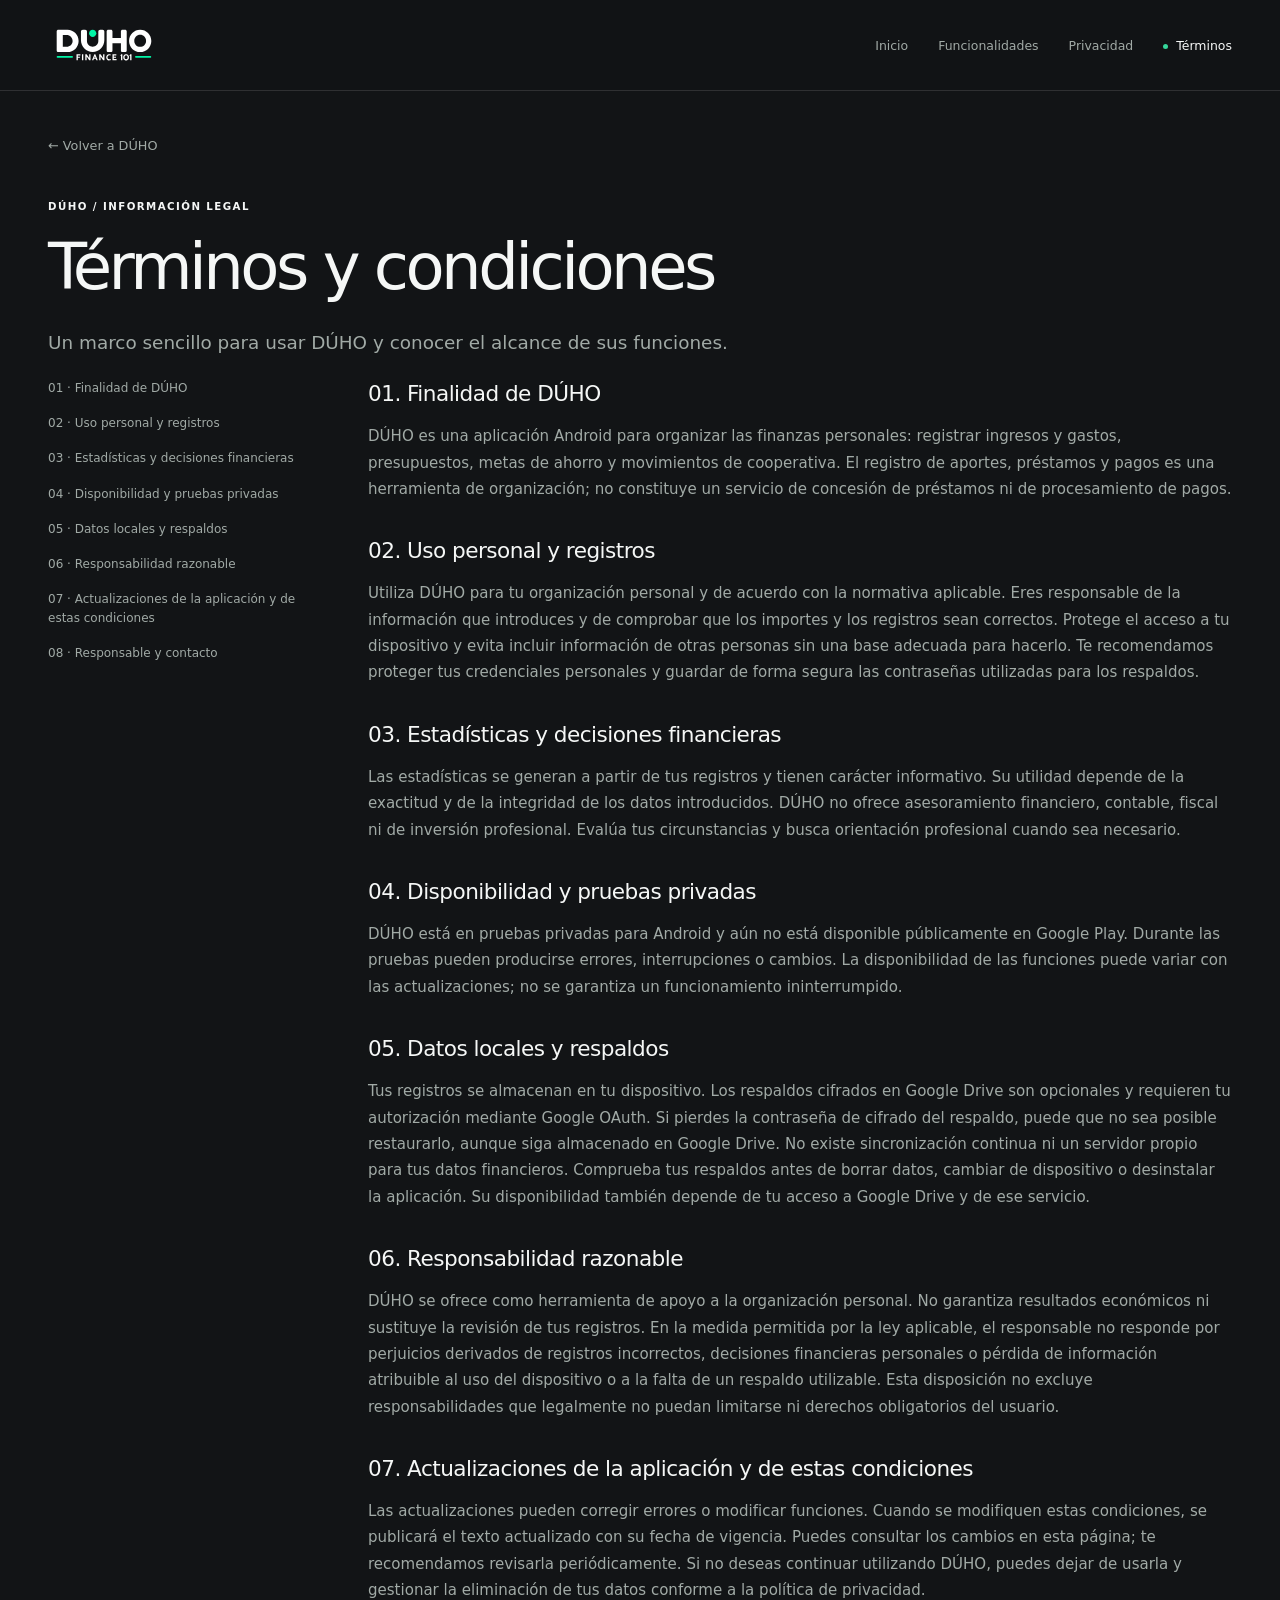
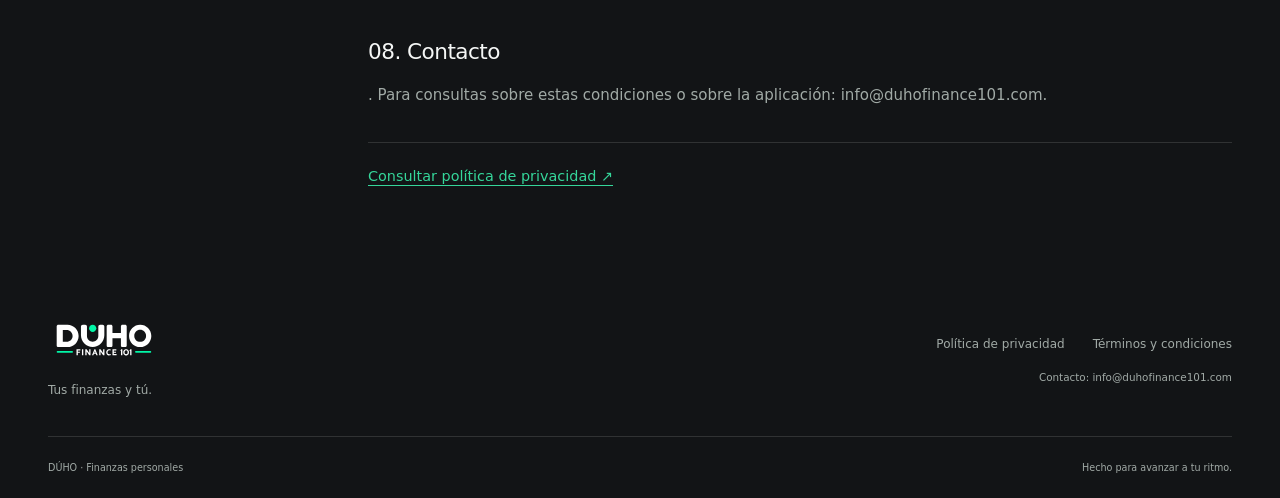
<file: terms.html>
<!doctype html>
<html lang="es">
<head>
<meta charset="utf-8">
<meta name="viewport" content="width=device-width, initial-scale=1">
<meta name="theme-color" content="#121416">
<title>Términos y condiciones — DÚHO</title>
<meta name="description" content="Un marco sencillo para usar DÚHO y conocer el alcance de sus funciones.">
<meta property="og:type" content="website">
<meta property="og:locale" content="es_ES">
<meta property="og:site_name" content="DÚHO">
<meta property="og:title" content="Términos y condiciones — DÚHO">
<meta property="og:description" content="Un marco sencillo para usar DÚHO y conocer el alcance de sus funciones.">
<link rel="icon" type="image/svg+xml" href="https://raw.githubusercontent.com/agutz/duhofinance101.github.io/refs/heads/main/assets/DUHO_Finance_101_LOGO.svg">
<link rel="stylesheet" href="styles.css">
</head><body>
<a class="skip" href="#contenido">Saltar al contenido</a>
<header class="header"><div class="container nav-wrap">
<a class="brand" href="index.html" aria-label="DÚHO, inicio"><img src="assets/DUHO_Finance_101_LOGO.svg" width="134" height="50" alt="DÚHO Finance 101"></a>
<nav aria-label="Navegación principal"><a  href="index.html">Inicio</a><a href="index.html#funcionalidades">Funcionalidades</a><a  href="privacy.html">Privacidad</a><a aria-current="page" href="terms.html">Términos</a></nav>
</div></header><main id="contenido" class="container legal"><a class="back" href="index.html">← Volver a DÚHO</a><span class="eyebrow">DÚHO / INFORMACIÓN LEGAL</span><h1>Términos y condiciones</h1><p class="legal-intro">Un marco sencillo para usar DÚHO y conocer el alcance de sus funciones.</p>

  <!-- <div class="legal-meta"><p>Fecha de vigencia: <strong>[FECHA DE VIGENCIA PENDIENTE]</strong></p>
    <p>Responsable: <strong>[NOMBRE DEL RESPONSABLE PENDIENTE]</strong></p>
    <p>Contacto: <strong data-contact-email>[CORREO DE CONTACTO PENDIENTE]</strong></p>
  </div> -->

    <div class="legal-layout"><aside><nav aria-label="Índice de términos y condiciones"><a href="#apartado-1">01 · Finalidad de DÚHO</a><a href="#apartado-2">02 · Uso personal y registros</a><a href="#apartado-3">03 · Estadísticas y decisiones financieras</a><a href="#apartado-4">04 · Disponibilidad y pruebas privadas</a><a href="#apartado-5">05 · Datos locales y respaldos</a><a href="#apartado-6">06 · Responsabilidad razonable</a><a href="#apartado-7">07 · Actualizaciones de la aplicación y de estas condiciones</a><a href="#apartado-8">08 · Responsable y contacto</a></nav></aside><article class="legal-body"><section id="apartado-1"><h2>01. Finalidad de DÚHO</h2><p>DÚHO es una aplicación Android para organizar las finanzas personales: registrar ingresos y gastos, presupuestos, metas de ahorro y movimientos de cooperativa. El registro de aportes, préstamos y pagos es una herramienta de organización; no constituye un servicio de concesión de préstamos ni de procesamiento de pagos.</p></section><section id="apartado-2"><h2>02. Uso personal y registros</h2><p>Utiliza DÚHO para tu organización personal y de acuerdo con la normativa aplicable. Eres responsable de la información que introduces y de comprobar que los importes y los registros sean correctos. Protege el acceso a tu dispositivo y evita incluir información de otras personas sin una base adecuada para hacerlo. Te recomendamos proteger tus credenciales personales y guardar de forma segura las contraseñas utilizadas para los respaldos.</p></section><section id="apartado-3"><h2>03. Estadísticas y decisiones financieras</h2><p>Las estadísticas se generan a partir de tus registros y tienen carácter informativo. Su utilidad depende de la exactitud y de la integridad de los datos introducidos. DÚHO no ofrece asesoramiento financiero, contable, fiscal ni de inversión profesional. Evalúa tus circunstancias y busca orientación profesional cuando sea necesario.</p></section><section id="apartado-4"><h2>04. Disponibilidad y pruebas privadas</h2><p>DÚHO está en pruebas privadas para Android y aún no está disponible públicamente en Google Play. Durante las pruebas pueden producirse errores, interrupciones o cambios. La disponibilidad de las funciones puede variar con las actualizaciones; no se garantiza un funcionamiento ininterrumpido.</p></section><section id="apartado-5"><h2>05. Datos locales y respaldos</h2><p>Tus registros se almacenan en tu dispositivo. Los respaldos cifrados en Google Drive son opcionales y requieren tu autorización mediante Google OAuth. Si pierdes la contraseña de cifrado del respaldo, puede que no sea posible restaurarlo, aunque siga almacenado en Google Drive. No existe sincronización continua ni un servidor propio para tus datos financieros. Comprueba tus respaldos antes de borrar datos, cambiar de dispositivo o desinstalar la aplicación. Su disponibilidad también depende de tu acceso a Google Drive y de ese servicio.</p></section><section id="apartado-6"><h2>06. Responsabilidad razonable</h2><p>DÚHO se ofrece como herramienta de apoyo a la organización personal. No garantiza resultados económicos ni sustituye la revisión de tus registros. En la medida permitida por la ley aplicable, el responsable no responde por perjuicios derivados de registros incorrectos, decisiones financieras personales o pérdida de información atribuible al uso del dispositivo o a la falta de un respaldo utilizable. Esta disposición no excluye responsabilidades que legalmente no puedan limitarse ni derechos obligatorios del usuario.</p></section><section id="apartado-7"><h2>07. Actualizaciones de la aplicación y de estas condiciones</h2><p>Las actualizaciones pueden corregir errores o modificar funciones. Cuando se modifiquen estas condiciones, se publicará el texto actualizado con su fecha de vigencia. Puedes consultar los cambios en esta página; te recomendamos revisarla periódicamente. Si no deseas continuar utilizando DÚHO, puedes dejar de usarla y gestionar la eliminación de tus datos conforme a la política de privacidad.</p></section><section id="apartado-8"><h2>08. Contacto</h2><p>. Para consultas sobre estas condiciones o sobre la aplicación: info@duhofinance101.com.</p></section><div class="legal-related"><a href="privacy.html">Consultar política de privacidad ↗</a></div></article></div></main><footer class="footer"><div class="container footer-main"><div><a class="brand" href="index.html"><img src="assets/DUHO_Finance_101_LOGO.svg" width="134" height="50" alt="DÚHO Finance 101"></a><p>Tus finanzas y tú.</p></div><div class="footer-links"><a href="privacy.html">Política de privacidad</a><a href="terms.html">Términos y condiciones</a><span class="contact">Contacto: <span data-contact-email>info@duhofinance101.com</span></span></div></div><div class="container footer-bottom"><span>DÚHO · Finanzas personales</span><span>Hecho para avanzar a tu ritmo.</span></div></footer></body></html>
</file>
<file: styles.css>
/* DÚHO — Editorial finance. No external font dependencies. */
:root{color-scheme:dark;--bg:#121416;--secondary:#191d20;--card:#202529;--green:#18b978;--light-green:#35d69a;--text:#f5f7f6;--muted:#a1aaa6;--line:#ffffff20;font-family:Inter,ui-sans-serif,system-ui,-apple-system,BlinkMacSystemFont,"Segoe UI",sans-serif;background:var(--bg);color:var(--text);font-synthesis:none}*{box-sizing:border-box}body{margin:0}html{scroll-behavior:smooth;scroll-padding-top:110px}a{color:inherit;text-decoration:none}a:hover{color:var(--light-green)}a:focus-visible{outline:2px solid var(--light-green);outline-offset:6px}img{display:block;max-width:100%;height:auto}h1,h2,h3,p,figure{margin:0}h1,h2,h3{font-weight:500;letter-spacing:-.055em}p{color:var(--muted);line-height:1.75}h2{font-size:clamp(2.5rem,4.8vw,4.5rem);line-height:1.06}h3{font-size:1.45rem;letter-spacing:-.035em}.container{width:min(1280px,calc(100% - 96px));margin-inline:auto}.skip{position:fixed;top:-100px;left:16px;padding:15px;background:var(--green);color:var(--bg);z-index:100}.skip:focus{top:10px}.header{position:sticky;top:0;z-index:20;background:#121416f2;backdrop-filter:blur(16px);border-bottom:1px solid var(--line)}.nav-wrap{display:flex;align-items:center;justify-content:space-between;gap:30px;min-height:90px}.brand{display:inline-block}.brand img{width:112px}.header nav{display:flex;gap:30px}.header nav a{font-size:.78rem;color:var(--muted);padding-block:10px}.header nav a:hover,.header nav a[aria-current]{color:var(--text)}.header nav a[aria-current]:before{content:"";display:inline-block;width:5px;height:5px;background:var(--light-green);border-radius:50%;margin-right:8px;vertical-align:middle}.eyebrow{display:block;font-size:.64rem;letter-spacing:.14em;font-weight:600;line-height:1.6}.dot{display:inline-block;width:6px;height:6px;background:var(--light-green);border-radius:50%;flex-shrink:0}.status{display:inline-flex;gap:9px;align-items:center;font-size:.66rem;letter-spacing:.03em;color:var(--muted)}.hero{padding-top:38px}.hero-kicker{display:flex;justify-content:space-between;align-items:center;gap:20px}.hero-kicker>.eyebrow{color:var(--light-green)}.hero h1{font-size:clamp(5rem,11.8vw,10.6rem);letter-spacing:-.08em;line-height:1.07;margin-top:30px;white-space:nowrap}.hero h1>span{color:var(--light-green)}.period{color:var(--text)}.hero-bottom{display:flex;justify-content:space-between;align-items:center;gap:25px;padding:25px 0 35px}.hero-bottom p{font-size:1.05rem;line-height:1.5}.round-link{display:inline-flex;align-items:center;gap:24px;font-size:.8rem}.arrow-circle{width:49px;height:49px;border:1px solid #ffffff45;border-radius:50%;display:grid;place-items:center;font-size:1.3rem;transition:background .2s,color .2s}.round-link:hover .arrow-circle{background:var(--light-green);color:var(--bg);border-color:var(--light-green)}.visual-stage{height:600px;position:relative;isolation:isolate;overflow:hidden;background:#192823;border-radius:4px 4px 100px 4px}.stage-grid{position:absolute;inset:0;background-image:linear-gradient(#8ae0b908 1px,transparent 1px),linear-gradient(90deg,#8ae0b908 1px,transparent 1px);background-size:54px 54px;mask-image:linear-gradient(#000,transparent)}.stage-label{position:absolute;top:30px;left:32px;display:flex;align-items:center;gap:9px;font-size:.58rem;letter-spacing:.15em;color:#b4cec0}.stage-word{position:absolute;left:4%;top:150px;font-size:clamp(7rem,16vw,14rem);font-weight:650;letter-spacing:-.08em;color:#35d69a;line-height:1;z-index:-1}
.phone-figure{position:absolute;left:50%;
  top:52px;transform:translateX(-25%)
  rotate(-7deg);
  width:255px;
  z-index:2}

  /* A soft shadow contained behind the handset, clear of the caption. */
  .phone-figure::before{content:"";position:absolute;inset:3% 5% 10%;z-index:-1;pointer-events:none;border-radius:22% / 12%;background:radial-gradient(ellipse at center,rgba(0,0,0,.64) 25%,rgba(0,0,0,.32) 62%,transparent 84%);filter:blur(18px);transform:translate(9px,19px)}
  .phone-figure>img{width:100%;
    border-radius:35px;
    box-shadow:none}
    .phone-figure figcaption{font-size:.57rem;color:#bfd6ca;text-align:center;margin-top:14px}

    .stage-wave{position:absolute;bottom:-45px;left:0;width:100%;opacity:.7;z-index:-1}
    .orbit-ring{position:absolute;width:520px;height:520px;border:1px solid #78e9b731;border-radius:50%;top:45px;left:49%;transform:translateX(-45%);z-index:-1}.stage-aside{position:absolute;right:5%;top:130px;max-width:160px}.mini-line{display:block;width:35px;height:3px;background:var(--light-green);margin-bottom:20px}.stage-aside p{font-size:1.1rem;color:#b0c4b9;line-height:1.55}.stage-aside strong{font-weight:500;color:var(--text)}.stage-caption{position:absolute;bottom:27px;left:32px;font-size:.57rem;letter-spacing:.16em;color:#d0e1d7}.intro{padding-block:105px;border-bottom:1px solid var(--line)}.intro>.eyebrow{color:var(--light-green);margin-bottom:30px}.intro h2{font-size:clamp(2.2rem,4.2vw,3.75rem)}.intro h2 span{color:#7e8883}.intro>p{max-width:470px;margin-top:28px;margin-left:auto;font-size:.95rem}.features-section{display:grid;grid-template-columns:1fr 1.35fr;gap:90px;padding-block:110px}.feature-heading .eyebrow{color:var(--muted);margin-bottom:28px}.feature-heading h2{font-size:clamp(3rem,5.5vw,5rem)}.feature-heading h2 span{color:var(--light-green)}.graphic-bars{display:flex;align-items:flex-end;gap:10px;height:130px;max-width:290px;margin-top:50px}.graphic-bars i{background:#35d69a;width:28px;border-radius:30px;height:25%}.graphic-bars i:nth-child(2){height:42%;opacity:.35}.graphic-bars i:nth-child(3){height:34%;opacity:.6}.graphic-bars i:nth-child(4){height:64%;opacity:.4}.graphic-bars i:nth-child(5){height:53%;opacity:.7}.graphic-bars i:nth-child(6){height:80%;opacity:.6}.graphic-bars i:nth-child(7){height:100%}.graphic-note{font-size:.65rem;color:var(--muted);display:block;margin-top:15px}.feature-list article{display:grid;grid-template-columns:28px 1fr 42px;gap:20px;padding:28px 0;border-top:1px solid var(--line)}.feature-list article:last-child{border-bottom:1px solid var(--line)}.feature-number{font-size:.65rem;color:var(--muted);padding-top:6px}.feature-list p{font-size:.86rem;margin-top:12px;max-width:390px}.feature-symbol{color:var(--light-green);font-size:1.9rem;letter-spacing:-.16em;line-height:1.2;text-align:right}.privacy-section{padding-block:85px;background:var(--secondary)}.privacy-grid{display:grid;grid-template-columns:1.1fr 1fr;gap:100px;align-items:center}.privacy-copy>.eyebrow{color:var(--light-green);margin-bottom:24px}.privacy-copy h2 span{color:var(--muted)}.privacy-copy p{font-size:.9rem;max-width:430px;margin-top:28px}.text-link{display:inline-block;margin-top:28px;font-size:.77rem;border-bottom:1px solid #35d69a70;padding-bottom:9px}.text-link span{margin-left:25px;color:var(--light-green)}.privacy-diagram{padding:30px 0;text-align:center}.device-mark{display:flex;flex-direction:column;align-items:center;gap:12px}.device-mark img{width:64px;margin-bottom:8px}.device-mark span{font-size:1.1rem}.device-mark small{color:var(--muted);font-size:.7rem}.connection{display:flex;flex-direction:column;gap:5px;align-items:center;margin:20px 0;color:var(--light-green)}.connection>span{height:16px;border-left:1px dashed #35d69a70}.backup-mark{display:inline-flex;align-items:center;gap:20px;border:1px solid #ffffff25;border-radius:100px;padding:18px 28px;text-align:left}.backup-icon{font-size:1.8rem;color:var(--light-green)}.backup-mark strong{display:block;font-size:.9rem;font-weight:500}.backup-mark div>span{display:block;font-size:.65rem;color:var(--muted);margin-top:5px}.privacy-diagram>p{font-size:.64rem;margin-top:18px}.how-section{padding-block:110px}.section-top{display:grid;grid-template-columns:1fr 1.35fr;gap:90px;align-items:start}.section-top>.eyebrow{color:var(--muted);padding-top:10px}.section-top h2 span{color:var(--muted)}.steps{display:grid;grid-template-columns:repeat(3,1fr);gap:45px;margin-top:65px}.steps article{border-top:1px solid var(--line);padding-top:22px}.step-number{display:block;font-size:3.5rem;line-height:1;letter-spacing:-.08em;color:var(--light-green);margin-bottom:35px}.steps h3{font-size:1.2rem}.steps p{font-size:.84rem;margin-top:13px;max-width:310px}.availability{background:var(--green);color:var(--bg);padding-block:42px 50px}.availability-top,.availability-bottom{display:flex;justify-content:space-between;gap:35px;align-items:center}.availability-top .status{color:#122f23}.availability-top .dot{background:#122f23}.availability-top img{width:110px}.availability h2{font-size:clamp(4rem,8.5vw,8rem);letter-spacing:-.07em;margin-block:45px}.availability h2 span{color:#f5f7f6}.availability-bottom p{color:#103523;font-size:.86rem}.availability-bottom>span{font-size:.7rem;line-height:1.6;color:#103523}.footer{padding-top:45px}.footer-main{display:flex;justify-content:space-between;gap:40px;padding-bottom:35px}.footer-main p{font-size:.75rem;margin-top:15px}.footer-links{display:flex;flex-wrap:wrap;gap:20px 28px;justify-content:flex-end;align-content:center;max-width:550px;color:var(--muted);font-size:.75rem}.contact{width:100%;text-align:right;font-size:.65rem;overflow-wrap:anywhere}.footer-bottom{border-top:1px solid var(--line);display:flex;justify-content:space-between;gap:20px;padding-block:25px;font-size:.6rem;color:var(--muted)}
.legal{padding-top:44px;padding-bottom:90px}.back{display:inline-block;font-size:.8rem;color:var(--muted);margin-bottom:45px}.legal>.eyebrow{margin-bottom:18px}.legal h1{font-size:clamp(2.4rem,5vw,4.4rem);line-height:1.1;max-width:850px}.legal-intro{font-size:1.15rem;max-width:680px;margin-top:24px}.legal-meta{border-left:2px solid var(--green);padding:12px 22px;margin-block:30px 55px;background:var(--secondary);overflow-wrap:anywhere}.legal-meta p{font-size:.76rem;margin:4px 0}.legal-meta strong{font-weight:500;color:var(--text)}.legal-layout{display:grid;grid-template-columns:255px 1fr;gap:65px}.legal-layout aside nav{position:sticky;top:125px;display:flex;flex-direction:column;gap:16px}.legal-layout aside a{font-size:.75rem;color:var(--muted);line-height:1.6}.legal-layout aside a:hover{color:var(--light-green)}.legal-body section{margin-bottom:34px;scroll-margin-top:115px}.legal-body h2{font-size:1.35rem;letter-spacing:-.025em;margin-bottom:14px;line-height:1.4}.legal-body p{font-size:.94rem}.legal-body a{color:var(--light-green);text-decoration:underline;text-underline-offset:4px}.legal-related{border-top:1px solid var(--line);padding-top:25px;font-size:.9rem}
.legal-body p{margin-bottom:1.25rem}.legal-intro{margin-bottom:1.25rem}.legal-meta p{margin:4px 0}
@media(min-width:900px) and (prefers-reduced-motion:no-preference){.hero h1{animation:reveal .7s ease-out both}.visual-stage{animation:reveal 1s ease-out both}@keyframes reveal{from{opacity:0;translate:0 15px}to{opacity:1;translate:0 0}}}
@media(max-width:1000px){.container{width:calc(100% - 56px)}.features-section,.privacy-grid,.section-top{gap:45px}.visual-stage{height:550px}

.phone-figure{width:230px}

.stage-aside{right:4%;max-width:130px}.stage-aside p{font-size:.95rem}.stage-word{top:170px}.legal-layout{grid-template-columns:210px 1fr;gap:35px}}
@media(max-width:720px){.container{width:calc(100% - 40px)}.nav-wrap{min-height:95px;flex-direction:column;justify-content:center;gap:6px;padding-block:12px}.brand img{width:90px}.header nav{gap:22px}.header nav a{font-size:.68rem;padding:4px 0}.header nav a[aria-current]:before{display:none}.hero{padding-top:26px}.hero-kicker{align-items:flex-start;gap:12px}.eyebrow{font-size:.56rem}.hero-kicker .status{font-size:.54rem;max-width:130px;line-height:1.5}.hero h1{white-space:normal;font-size:clamp(4.5rem,15.7vw,7rem);line-height:.99;margin-top:35px}.hero h1>span{display:block}.hero-bottom{padding-block:25px;gap:15px}.hero-bottom p{font-size:.78rem}.round-link{font-size:.65rem;gap:10px}.arrow-circle{width:35px;height:35px;font-size:1rem}.visual-stage{height:490px;border-bottom-right-radius:65px}.stage-label{top:20px;left:20px;font-size:.48rem}.stage-word{font-size:24vw;left:5%;top:95px}.phone-figure{width:190px;top:58px;left:44%;transform:translateX(-35%) rotate(-7deg)}

.phone-figure>img{border-radius:25px}
.phone-figure::before{inset:3% 6% 11%;filter:blur(13px);transform:translate(5px,13px)}

.phone-figure figcaption{font-size:.48rem}.stage-aside{display:none}.stage-wave{width:170%;max-width:none;left:-30%;bottom:0}.stage-caption{font-size:.47rem;left:20px;bottom:20px}.orbit-ring{width:360px;height:360px;top:80px}.intro{padding-block:65px}.intro h2{font-size:clamp(1.9rem,6vw,2.8rem)}.intro>p{font-size:.86rem;margin-top:24px;margin-left:0}.features-section{grid-template-columns:1fr;gap:40px;padding-block:65px}.feature-heading h2{font-size:3.3rem}.feature-heading h2 br{display:none}.feature-heading h2{max-width:350px}.feature-heading h2 span{display:block}.graphic-bars,.graphic-note{display:none}.feature-heading .eyebrow{margin-bottom:20px}.feature-list article{grid-template-columns:22px 1fr 25px;gap:13px;padding-block:24px}.feature-list h3{font-size:1.25rem}.feature-list p{font-size:.82rem}.feature-symbol{font-size:1.5rem}.privacy-section{padding-block:55px}.privacy-grid{grid-template-columns:1fr;gap:30px}.privacy-copy h2{font-size:2.8rem}.privacy-copy p{font-size:.85rem}.privacy-diagram{border-top:1px solid var(--line);padding-top:35px}.how-section{padding-block:65px}.section-top{grid-template-columns:1fr;gap:22px}.section-top h2{font-size:2.6rem}.steps{grid-template-columns:1fr;gap:28px;margin-top:35px}.steps article{display:grid;grid-template-columns:45px 1fr;column-gap:18px}.step-number{grid-row:span 2;font-size:2.5rem;margin:0}.steps p{grid-column:2;margin-top:10px;max-width:none}.availability{padding-block:30px 35px}.availability-top img{width:80px}.availability-top .status{font-size:.52rem}.availability h2{font-size:clamp(3.6rem,11vw,5.5rem);margin-block:35px}.availability-bottom{flex-direction:column;align-items:flex-start;gap:20px}.availability-bottom p{font-size:.8rem}.availability-bottom>span{font-size:.65rem}.footer-main{flex-direction:column;gap:25px}.footer-links{justify-content:flex-start;gap:16px;font-size:.7rem}.contact{text-align:left}.footer-bottom{font-size:.56rem;flex-wrap:wrap}.legal{padding-top:30px;padding-bottom:55px}.back{margin-bottom:32px}.legal-layout{grid-template-columns:1fr;gap:35px}.legal-layout aside nav{position:static;border-bottom:1px solid var(--line);padding-bottom:25px;gap:10px}.legal-meta{margin-bottom:30px}.legal-intro{font-size:1rem}.legal-body p{font-size:.88rem}.legal h1{font-size:2.5rem}.legal-body h2{font-size:1.25rem}}
@media(prefers-reduced-motion:reduce){html{scroll-behavior:auto}*,*:before,*:after{animation:none!important;transition:none!important}}

/* Additional Android features — scoped to the front-page section. */
.finance-tools{padding-block:0 110px}.tools-heading{max-width:850px;margin-bottom:38px}.tools-heading>.eyebrow{color:var(--light-green);margin-bottom:24px}.tools-heading h2 span{color:var(--muted)}.tools-heading>p{font-size:.9rem;max-width:490px;margin-top:24px}.tools-grid{display:grid;grid-template-columns:repeat(2,minmax(0,1fr));gap:20px}.tool-card{min-width:0;padding:32px;background:var(--secondary);border:1px solid var(--line);border-radius:18px}.voice-card{grid-column:1/-1;display:grid;grid-template-columns:minmax(0,1fr) minmax(0,1fr);gap:50px;align-items:center;padding:40px;background:linear-gradient(120deg,#18b97812,var(--secondary) 65%);border-color:#18b97855}.tool-badge{display:inline-block;font-size:.6rem;letter-spacing:.12em;color:var(--light-green);margin-bottom:23px}.tool-title{display:flex;align-items:center;gap:14px;margin-bottom:18px}.tool-title h3{font-size:1.4rem;line-height:1.25}.tool-icon{width:27px;height:27px;flex-shrink:0;color:var(--green)}.tool-card p{font-size:.85rem}.tool-card .shortcut-note{font-size:.76rem;margin-top:20px;color:var(--muted)}.shortcut-note strong{font-weight:500;color:var(--text)}.voice-preview{background:var(--bg);border:1px solid var(--line);border-radius:14px;padding:26px;text-align:center;min-width:0}.voice-wave{height:45px;display:flex;align-items:center;justify-content:center;gap:5px;margin-bottom:18px}.voice-wave i{height:9px;width:4px;border-radius:6px;background:var(--green)}.voice-wave i:nth-child(3n){height:28px}.voice-wave i:nth-child(3n+1){height:17px}.voice-wave i:nth-child(5),.voice-wave i:nth-child(7){height:43px;background:var(--light-green)}.voice-preview blockquote{margin:0;font-size:clamp(1.25rem,2.4vw,2rem);line-height:1.35;letter-spacing:-.04em}.recognized{display:flex;justify-content:center;flex-wrap:wrap;gap:8px;margin-top:22px}.recognized span{font-size:.67rem;padding:7px 11px;border:1px solid #18b97835;border-radius:30px;color:var(--light-green);background:#18b9780b}.preview-caption{display:flex;align-items:center;justify-content:center;gap:8px;font-size:.65rem;line-height:1.6;margin-top:22px;color:var(--muted)}.voice-preview>small,.illustration-note{display:block;font-size:.58rem;color:var(--muted);margin-top:14px;line-height:1.5}.recurring-preview{margin-top:26px;padding:0 18px;background:var(--bg);border:1px solid var(--line);border-radius:12px}.recurring-preview>div{display:flex;align-items:center;gap:12px;padding:15px 0;border-bottom:1px solid var(--line);font-size:.76rem}.recurring-preview>div:last-child{border-bottom:0}.category-icon{display:grid;place-items:center;width:31px;height:31px;border:1px solid #18b97825;border-radius:9px;color:var(--light-green);font-size:1.2rem;flex-shrink:0}.recurring-preview small{display:block;font-size:.6rem;color:var(--muted);margin-top:4px}.payment-tag{font-size:.58rem;color:var(--light-green);margin-left:auto}.calendar-preview{padding:18px;background:var(--bg);border:1px solid var(--line);border-radius:12px;margin-top:26px}.calendar-top{display:flex;justify-content:space-between;gap:12px;font-size:.7rem;margin-bottom:15px}.calendar-top>span:last-child{color:var(--light-green)}.calendar-grid{display:grid;grid-template-columns:repeat(7,minmax(0,1fr));gap:4px}.calendar-grid>span{display:grid;place-items:center;position:relative;font-size:.65rem;min-height:25px;line-height:1.4}.calendar-grid .weekday{color:var(--muted);font-size:.58rem}.calendar-grid .has-event{background:#18b97820;border-radius:5px;color:var(--light-green)}.calendar-grid .has-event:after{content:"";position:absolute;bottom:1px;width:3px;height:3px;border-radius:50%;background:var(--green)}
@media(max-width:1000px){.voice-card{gap:25px;padding:30px}.tool-card:not(.voice-card){padding:26px}.tool-title h3{font-size:1.2rem}}
@media(max-width:720px){.finance-tools{padding-bottom:65px}.tools-heading h2{font-size:2.35rem}.tools-heading>p{font-size:.84rem}.tools-grid{grid-template-columns:minmax(0,1fr);gap:16px}.voice-card{grid-column:auto;grid-template-columns:minmax(0,1fr);gap:26px;padding:24px}.tool-card:not(.voice-card){padding:24px}.tool-title h3{font-size:1.2rem}.voice-preview{padding:22px 16px}.voice-preview blockquote{font-size:1.55rem}.tool-card p{font-size:.82rem}.tool-icon{width:24px;height:24px}.calendar-grid>span{min-height:28px}}
</file>
